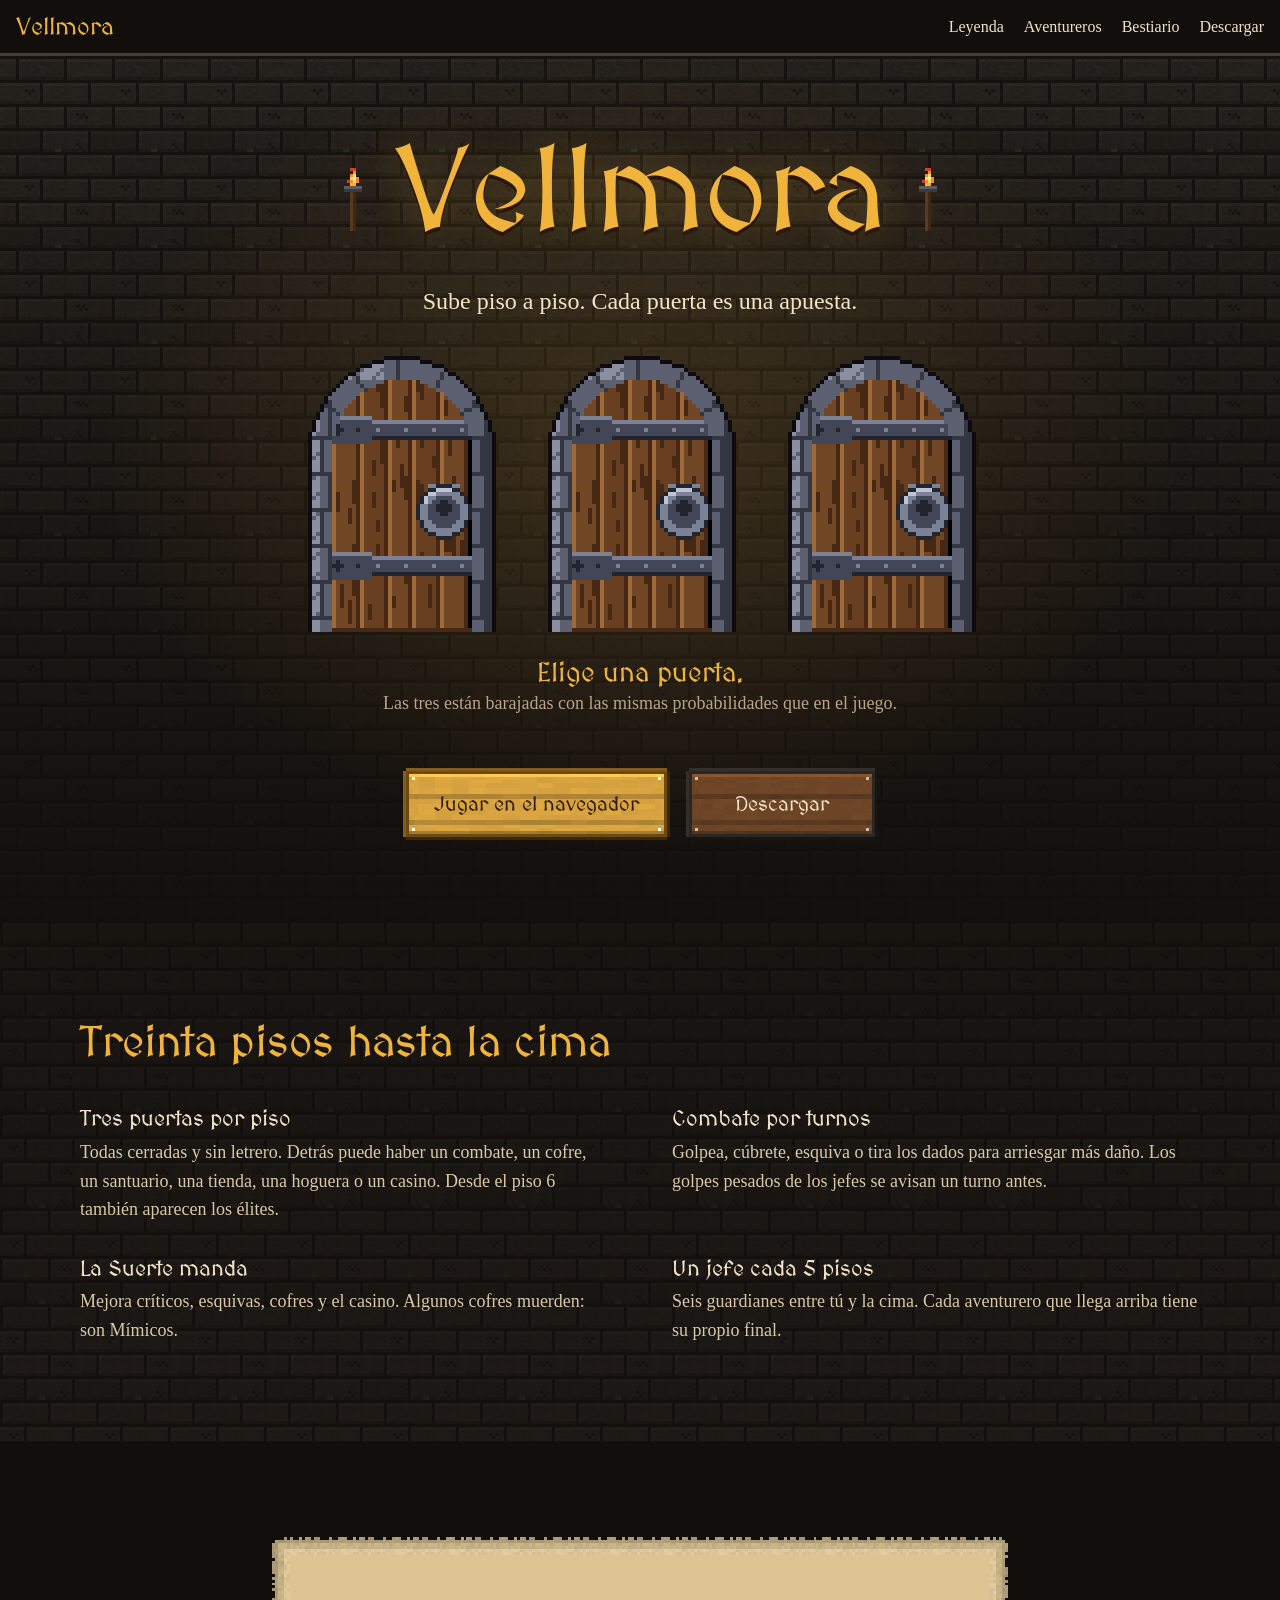
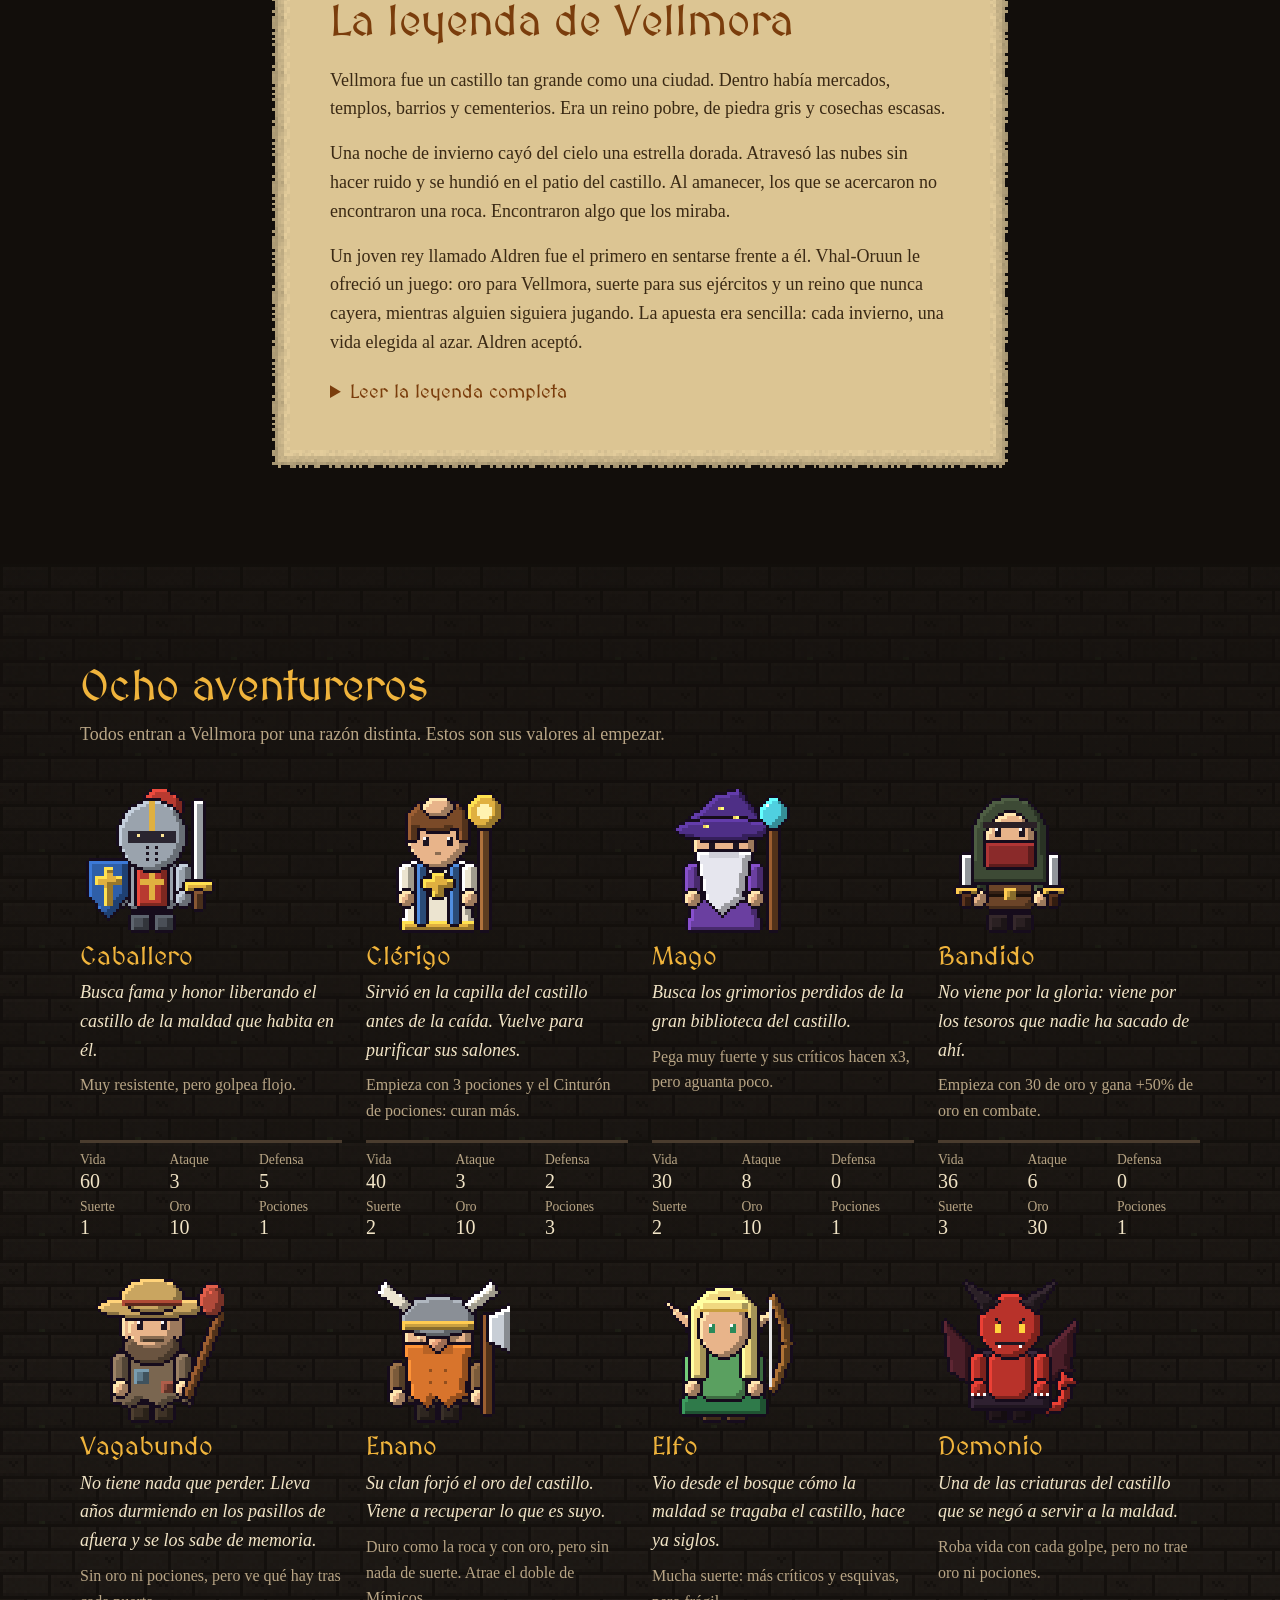
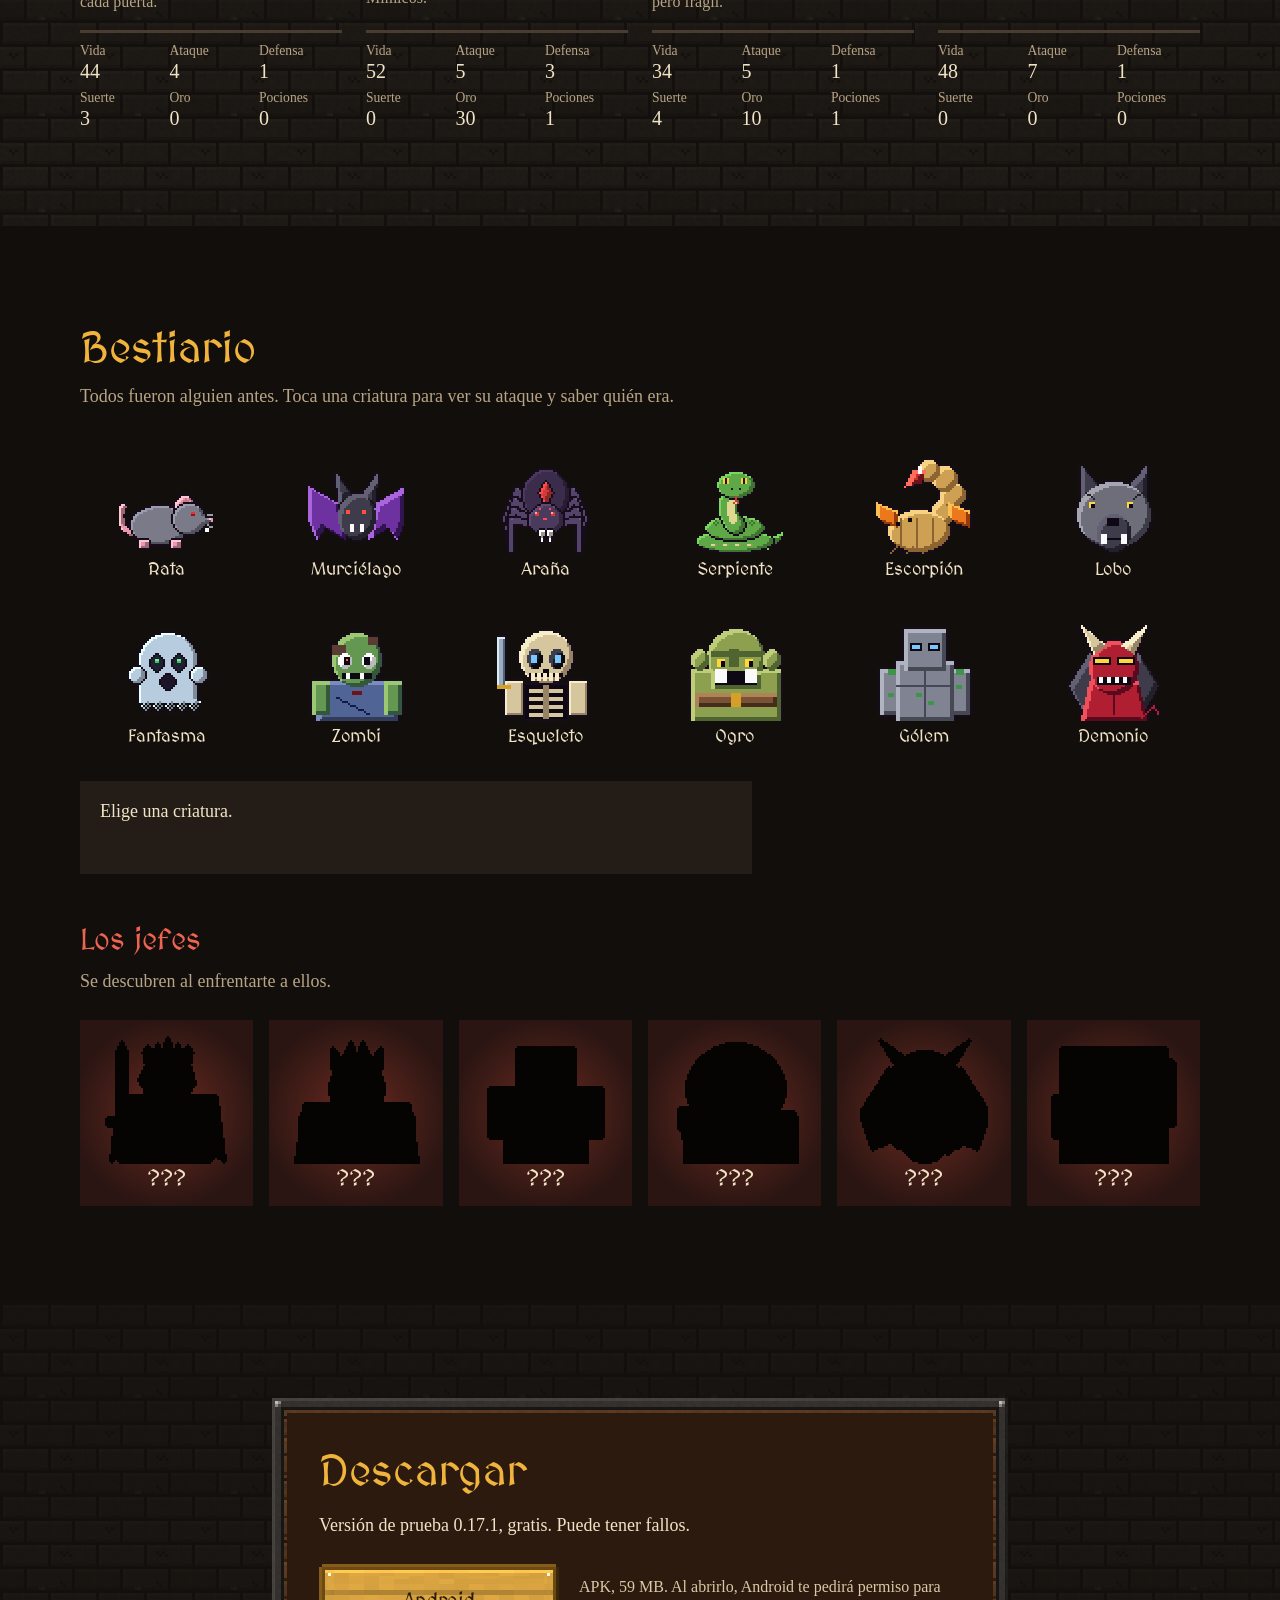
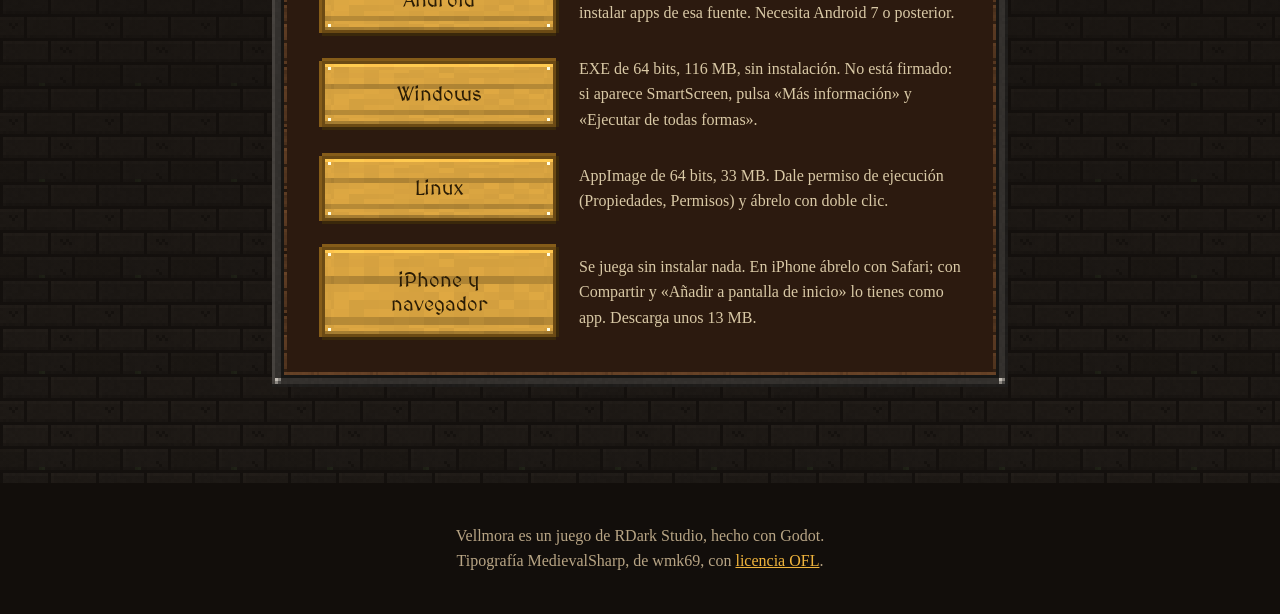
<file: index.html>
<!doctype html>
<html lang="es">
<head>
<meta charset="utf-8">
<meta name="viewport" content="width=device-width, initial-scale=1">
<title>Vellmora, el castillo que se baraja</title>
<meta name="description" content="Vellmora es un roguelike de torre en pixel art. Ocho aventureros, 30 pisos y tres puertas por piso: cada una es una apuesta.">
<meta property="og:type" content="website">
<meta property="og:title" content="Vellmora">
<meta property="og:description" content="Sube piso a piso. Cada puerta es una apuesta.">
<meta property="og:url" content="https://rdarkstudio.github.io/">
<meta property="og:image" content="https://rdarkstudio.github.io/img/compartir.png">
<meta name="twitter:card" content="summary_large_image">
<meta name="theme-color" content="#120e0b">
<link rel="icon" type="image/png" href="favicon.png">
<link rel="stylesheet" href="estilo.css">
</head>
<body>
<a class="saltar" href="#contenido">Ir al contenido</a>
<header class="barra">
  <a class="marca" href="#inicio">Vellmora</a>
  <nav aria-label="Secciones"><a href="#leyenda">Leyenda</a><a href="#aventureros">Aventureros</a><a href="#bestiario">Bestiario</a><a href="#descargar">Descargar</a></nav>
</header>
<main id="contenido">
  <section class="portada" id="inicio">
    <div class="titulo"><span class="antorcha" aria-hidden="true"></span><h1>Vellmora</h1><span class="antorcha" aria-hidden="true"></span></div>
    <p class="lema">Sube piso a piso. Cada puerta es una apuesta.</p>
    <div class="puertas" role="group" aria-label="Elige una puerta">
      <button type="button" class="puerta" aria-label="Primera puerta"></button>
      <button type="button" class="puerta" aria-label="Segunda puerta"></button>
      <button type="button" class="puerta" aria-label="Tercera puerta"></button>
    </div>
    <div class="resultado" aria-live="polite"><p id="que">Elige una puerta.</p><p id="pista">Las tres están barajadas con las mismas probabilidades que en el juego.</p></div>
    <div class="acciones"><button type="button" class="tabla" id="otra" hidden>Barajar otra vez</button><a class="tabla oro" href="jugar/">Jugar en el navegador</a><a class="tabla" href="#descargar">Descargar</a></div>
  </section>

  <section class="muro" id="juego">
    <div class="ancho">
      <h2>Treinta pisos hasta la cima</h2>
      <div class="reglas">
        <div><h3>Tres puertas por piso</h3><p>Todas cerradas y sin letrero. Detrás puede haber un combate, un cofre, un santuario, una tienda, una hoguera o un casino. Desde el piso 6 también aparecen los élites.</p></div>
        <div><h3>Combate por turnos</h3><p>Golpea, cúbrete, esquiva o tira los dados para arriesgar más daño. Los golpes pesados de los jefes se avisan un turno antes.</p></div>
        <div><h3>La Suerte manda</h3><p>Mejora críticos, esquivas, cofres y el casino. Algunos cofres muerden: son Mímicos.</p></div>
        <div><h3>Un jefe cada 5 pisos</h3><p>Seis guardianes entre tú y la cima. Cada aventurero que llega arriba tiene su propio final.</p></div>
      </div>
    </div>
  </section>

  <section id="leyenda">
    <div class="ancho"><article class="pergamino">
      <h2>La leyenda de Vellmora</h2>
      <p>Vellmora fue un castillo tan grande como una ciudad. Dentro había mercados, templos, barrios y cementerios. Era un reino pobre, de piedra gris y cosechas escasas.</p>
      <p>Una noche de invierno cayó del cielo una estrella dorada. Atravesó las nubes sin hacer ruido y se hundió en el patio del castillo. Al amanecer, los que se acercaron no encontraron una roca. Encontraron algo que los miraba.</p>
      <p>Un joven rey llamado Aldren fue el primero en sentarse frente a él. Vhal-Oruun le ofreció un juego: oro para Vellmora, suerte para sus ejércitos y un reino que nunca cayera, mientras alguien siguiera jugando. La apuesta era sencilla: cada invierno, una vida elegida al azar. Aldren aceptó.</p>
      <details><summary>Leer la leyenda completa</summary><div><p>Vellmora fue un castillo tan grande como una ciudad. Dentro había mercados, templos, barrios y cementerios. Era un reino pobre, de piedra gris y cosechas escasas.</p><p>Una noche de invierno cayó del cielo una estrella dorada. Atravesó las nubes sin hacer ruido y se hundió en el patio del castillo. Al amanecer, los que se acercaron no encontraron una roca. Encontraron algo que los miraba.</p><p>Nadie supo nombrarlo. Los sacerdotes lo llamaron Vhal-Oruun. No tenía una forma fija: unos veían una montaña de monedas que respiraba, otros una mano con demasiados dedos sosteniendo dados, y los que lo miraban mucho tiempo dejaban de hablar.</p><p>Venía de un lugar más allá de las estrellas donde todo se decide al azar, y traía consigo un hambre: el hambre de que alguien apueste.</p><p>Un joven rey llamado Aldren fue el primero en sentarse frente a él. Vhal-Oruun le ofreció un juego: oro para Vellmora, suerte para sus ejércitos y un reino que nunca cayera, mientras alguien siguiera jugando. La apuesta era sencilla: cada invierno, una vida elegida al azar. Aldren aceptó.</p><p>El oro brotó de la tierra. No era oro normal: brotaba por voluntad de Vhal-Oruun, y junto con él el dios dejó fragmentos de su estrella. Por eso la gente creyó que la forma correcta de alabar a este dios era jugando y apostando, ya que él mismo les daba las herramientas.</p><p>Para que los dados, las monedas y las fichas fueran dignos de los templos, mandaron traer a los mejores talladores y a un antiguo clan de enanos, atraídos por las grandes riquezas de aquel castillo. Con los fragmentos de la estrella forjaron los dados, que nunca fallaban, y con el oro del dios hicieron las monedas y las fichas.</p><p>Pero cuando el trabajo terminó, los humanos traicionaron al clan: nunca les pagaron y los echaron de Vellmora.</p><p>Cuando Vhal-Oruun cumplió su parte y dio las riquezas al pueblo de Vellmora, cobró la suya: cada invierno se llevaría la vida de una persona al azar, como era su estilo.</p><p>Cuando el pueblo descubrió el precio de su fortuna, rodeó el palacio con antorchas. Aldren no quiso perderlo todo e hizo su última apuesta: las vidas de todos sus súbditos contra la eternidad de su reino.</p><p>Vhal-Oruun aceptó, y cobró. Nadie dentro volvió a ser humano. El dios convirtió a cada habitante en una ficha de su juego, moldeada por lo que más deseaba o temía.</p><p>Los guardias que juraron no abandonar sus puestos son huesos que siguen de pie. Los jugadores del gran salón se fundieron con sus máquinas. Las bestias de los establos y las alcantarillas comieron oro y crecieron con él. Aldren, que no soltó su espada ni su corona, se pudre en el trono sin poder morir.</p><p>El castillo entero se volvió la mesa de juego del dios. Creció hacia arriba, piso sobre piso, y sus salas cambian de lugar cada vez que Vhal-Oruun reparte, como cartas barajadas. En lo más alto, sentado donde antes estuvo el patio de la estrella, Vhal-Oruun sigue esperando a su próximo jugador.</p><p>Los aventureros llegan por muchas razones: fama, fe, conocimiento, tesoros o una deuda antigua. Oyen el tintineo del oro detrás de cada puerta y una voz que les pregunta cuánto están dispuestos a apostar.</p><p>Muchos entran y jamás salen. Quien pierde su última apuesta se vuelve otra ficha en la mesa, y así crece la leyenda.</p></div></details>
    </article></div>
  </section>

  <section class="muro" id="aventureros">
    <div class="ancho">
      <h2>Ocho aventureros</h2>
      <p class="entrada">Todos entran a Vellmora por una razón distinta. Estos son sus valores al empezar.</p>
      <ul class="heroes">
        <li class="heroe">
          <img class="px" src="img/heroe_caballero.png" width="144" height="144" alt="">
          <h3>Caballero</h3>
          <p class="cita">Busca fama y honor liberando el castillo de la maldad que habita en él.</p>
          <p class="ventaja">Muy resistente, pero golpea flojo.</p>
          <dl><div><dt>Vida</dt><dd>60</dd></div><div><dt>Ataque</dt><dd>3</dd></div><div><dt>Defensa</dt><dd>5</dd></div><div><dt>Suerte</dt><dd>1</dd></div><div><dt>Oro</dt><dd>10</dd></div><div><dt>Pociones</dt><dd>1</dd></div></dl>
        </li>
        <li class="heroe">
          <img class="px" src="img/heroe_clerigo.png" width="144" height="144" alt="">
          <h3>Clérigo</h3>
          <p class="cita">Sirvió en la capilla del castillo antes de la caída. Vuelve para purificar sus salones.</p>
          <p class="ventaja">Empieza con 3 pociones y el Cinturón de pociones: curan más.</p>
          <dl><div><dt>Vida</dt><dd>40</dd></div><div><dt>Ataque</dt><dd>3</dd></div><div><dt>Defensa</dt><dd>2</dd></div><div><dt>Suerte</dt><dd>2</dd></div><div><dt>Oro</dt><dd>10</dd></div><div><dt>Pociones</dt><dd>3</dd></div></dl>
        </li>
        <li class="heroe">
          <img class="px" src="img/heroe_mago.png" width="144" height="144" alt="">
          <h3>Mago</h3>
          <p class="cita">Busca los grimorios perdidos de la gran biblioteca del castillo.</p>
          <p class="ventaja">Pega muy fuerte y sus críticos hacen x3, pero aguanta poco.</p>
          <dl><div><dt>Vida</dt><dd>30</dd></div><div><dt>Ataque</dt><dd>8</dd></div><div><dt>Defensa</dt><dd>0</dd></div><div><dt>Suerte</dt><dd>2</dd></div><div><dt>Oro</dt><dd>10</dd></div><div><dt>Pociones</dt><dd>1</dd></div></dl>
        </li>
        <li class="heroe">
          <img class="px" src="img/heroe_bandido.png" width="144" height="144" alt="">
          <h3>Bandido</h3>
          <p class="cita">No viene por la gloria: viene por los tesoros que nadie ha sacado de ahí.</p>
          <p class="ventaja">Empieza con 30 de oro y gana +50% de oro en combate.</p>
          <dl><div><dt>Vida</dt><dd>36</dd></div><div><dt>Ataque</dt><dd>6</dd></div><div><dt>Defensa</dt><dd>0</dd></div><div><dt>Suerte</dt><dd>3</dd></div><div><dt>Oro</dt><dd>30</dd></div><div><dt>Pociones</dt><dd>1</dd></div></dl>
        </li>
        <li class="heroe">
          <img class="px" src="img/heroe_vagabundo.png" width="144" height="144" alt="">
          <h3>Vagabundo</h3>
          <p class="cita">No tiene nada que perder. Lleva años durmiendo en los pasillos de afuera y se los sabe de memoria.</p>
          <p class="ventaja">Sin oro ni pociones, pero ve qué hay tras cada puerta.</p>
          <dl><div><dt>Vida</dt><dd>44</dd></div><div><dt>Ataque</dt><dd>4</dd></div><div><dt>Defensa</dt><dd>1</dd></div><div><dt>Suerte</dt><dd>3</dd></div><div><dt>Oro</dt><dd>0</dd></div><div><dt>Pociones</dt><dd>0</dd></div></dl>
        </li>
        <li class="heroe">
          <img class="px" src="img/heroe_enano.png" width="144" height="144" alt="">
          <h3>Enano</h3>
          <p class="cita">Su clan forjó el oro del castillo. Viene a recuperar lo que es suyo.</p>
          <p class="ventaja">Duro como la roca y con oro, pero sin nada de suerte. Atrae el doble de Mímicos.</p>
          <dl><div><dt>Vida</dt><dd>52</dd></div><div><dt>Ataque</dt><dd>5</dd></div><div><dt>Defensa</dt><dd>3</dd></div><div><dt>Suerte</dt><dd>0</dd></div><div><dt>Oro</dt><dd>30</dd></div><div><dt>Pociones</dt><dd>1</dd></div></dl>
        </li>
        <li class="heroe">
          <img class="px" src="img/heroe_elfo.png" width="144" height="144" alt="">
          <h3>Elfo</h3>
          <p class="cita">Vio desde el bosque cómo la maldad se tragaba el castillo, hace ya siglos.</p>
          <p class="ventaja">Mucha suerte: más críticos y esquivas, pero frágil.</p>
          <dl><div><dt>Vida</dt><dd>34</dd></div><div><dt>Ataque</dt><dd>5</dd></div><div><dt>Defensa</dt><dd>1</dd></div><div><dt>Suerte</dt><dd>4</dd></div><div><dt>Oro</dt><dd>10</dd></div><div><dt>Pociones</dt><dd>1</dd></div></dl>
        </li>
        <li class="heroe">
          <img class="px" src="img/heroe_demonio.png" width="144" height="144" alt="">
          <h3>Demonio</h3>
          <p class="cita">Una de las criaturas del castillo que se negó a servir a la maldad.</p>
          <p class="ventaja">Roba vida con cada golpe, pero no trae oro ni pociones.</p>
          <dl><div><dt>Vida</dt><dd>48</dd></div><div><dt>Ataque</dt><dd>7</dd></div><div><dt>Defensa</dt><dd>1</dd></div><div><dt>Suerte</dt><dd>0</dd></div><div><dt>Oro</dt><dd>0</dd></div><div><dt>Pociones</dt><dd>0</dd></div></dl>
        </li>
      </ul>
    </div>
  </section>

  <section id="bestiario">
    <div class="ancho">
      <h2>Bestiario</h2>
      <p class="entrada">Todos fueron alguien antes. Toca una criatura para ver su ataque y saber quién era.</p>
      <ul class="bestias">
        <li><button type="button" class="bestia" data-s="rata" data-n="Rata" data-t="Las bestias de los sótanos, establos y alcantarillas, que comieron el oro del dios y crecieron deformes." aria-pressed="false"><img class="px" src="img/rata_0.png" width="96" height="96" alt=""><span>Rata</span></button></li>
        <li><button type="button" class="bestia" data-s="murcielago" data-n="Murciélago" data-t="Las bestias de los sótanos, establos y alcantarillas, que comieron el oro del dios y crecieron deformes." aria-pressed="false"><img class="px" src="img/murcielago_0.png" width="96" height="96" alt=""><span>Murciélago</span></button></li>
        <li><button type="button" class="bestia" data-s="arana" data-n="Araña" data-t="Las bestias de los sótanos, establos y alcantarillas, que comieron el oro del dios y crecieron deformes." aria-pressed="false"><img class="px" src="img/arana_0.png" width="96" height="96" alt=""><span>Araña</span></button></li>
        <li><button type="button" class="bestia" data-s="serpiente" data-n="Serpiente" data-t="Las bestias de los sótanos, establos y alcantarillas, que comieron el oro del dios y crecieron deformes." aria-pressed="false"><img class="px" src="img/serpiente_0.png" width="96" height="96" alt=""><span>Serpiente</span></button></li>
        <li><button type="button" class="bestia" data-s="escorpion" data-n="Escorpión" data-t="Las bestias de los sótanos, establos y alcantarillas, que comieron el oro del dios y crecieron deformes." aria-pressed="false"><img class="px" src="img/escorpion_0.png" width="96" height="96" alt=""><span>Escorpión</span></button></li>
        <li><button type="button" class="bestia" data-s="lobo" data-n="Lobo" data-t="Las bestias de los sótanos, establos y alcantarillas, que comieron el oro del dios y crecieron deformes." aria-pressed="false"><img class="px" src="img/lobo_0.png" width="96" height="96" alt=""><span>Lobo</span></button></li>
        <li><button type="button" class="bestia" data-s="fantasma" data-n="Fantasma" data-t="Los desaparecidos de cada invierno, las vidas que pagaron el pacto." aria-pressed="false"><img class="px" src="img/fantasma_0.png" width="96" height="96" alt=""><span>Fantasma</span></button></li>
        <li><button type="button" class="bestia" data-s="zombi" data-n="Zombi" data-t="Los súbditos comunes, condenados como su rey a no morir." aria-pressed="false"><img class="px" src="img/zombi_0.png" width="96" height="96" alt=""><span>Zombi</span></button></li>
        <li><button type="button" class="bestia" data-s="esqueleto" data-n="Esqueleto" data-t="Los soldados de la guardia, aún en sus puestos." aria-pressed="false"><img class="px" src="img/esqueleto_0.png" width="96" height="96" alt=""><span>Esqueleto</span></button></li>
        <li><button type="button" class="bestia" data-s="ogro" data-n="Ogro" data-t="Los verdugos y carceleros del palacio." aria-pressed="false"><img class="px" src="img/ogro_0.png" width="96" height="96" alt=""><span>Ogro</span></button></li>
        <li><button type="button" class="bestia" data-s="golem" data-n="Gólem" data-t="Los muros del castillo, que el dios movió como piezas." aria-pressed="false"><img class="px" src="img/golem_0.png" width="96" height="96" alt=""><span>Gólem</span></button></li>
        <li><button type="button" class="bestia" data-s="demonio" data-n="Demonio" data-t="Los sacerdotes que adoraron a Vhal-Oruun y le ofrecieron más vidas a cambio de más oro." aria-pressed="false"><img class="px" src="img/demonio_0.png" width="96" height="96" alt=""><span>Demonio</span></button></li>
      </ul>
      <p class="ficha" id="ficha" aria-live="polite">Elige una criatura.</p>
      <h3 class="sub">Los jefes</h3>
      <p class="entrada">Se descubren al enfrentarte a ellos.</p>
      <ul class="jefes"><li><img class="px" src="img/jefe_1.png" width="128" height="128" alt="Silueta de un jefe"><span>???</span></li><li><img class="px" src="img/jefe_2.png" width="128" height="128" alt="Silueta de un jefe"><span>???</span></li><li><img class="px" src="img/jefe_3.png" width="128" height="128" alt="Silueta de un jefe"><span>???</span></li><li><img class="px" src="img/jefe_4.png" width="128" height="128" alt="Silueta de un jefe"><span>???</span></li><li><img class="px" src="img/jefe_5.png" width="128" height="128" alt="Silueta de un jefe"><span>???</span></li><li><img class="px" src="img/jefe_6.png" width="128" height="128" alt="Silueta de un jefe"><span>???</span></li></ul>
    </div>
  </section>

  <section class="muro" id="descargar">
    <div class="ancho"><div class="tablero">
      <h2>Descargar</h2>
      <p>Versión de prueba 0.17.1, gratis. Puede tener fallos.</p>
      <ul class="descargas">
        <li><a class="tabla oro" href="https://github.com/RDarkStudio/rdarkstudio.github.io/releases/download/v0.17.1/Vellmora.apk">Android</a><p>APK, 59 MB. Al abrirlo, Android te pedirá permiso para instalar apps de esa fuente. Necesita Android 7 o posterior.</p></li>
        <li><a class="tabla oro" href="https://github.com/RDarkStudio/rdarkstudio.github.io/releases/download/v0.17.1/Vellmora.exe">Windows</a><p>EXE de 64 bits, 116 MB, sin instalación. No está firmado: si aparece SmartScreen, pulsa «Más información» y «Ejecutar de todas formas».</p></li>
        <li><a class="tabla oro" href="https://github.com/RDarkStudio/rdarkstudio.github.io/releases/download/v0.17.1/Vellmora.AppImage">Linux</a><p>AppImage de 64 bits, 33 MB. Dale permiso de ejecución (Propiedades, Permisos) y ábrelo con doble clic.</p></li>
        <li><a class="tabla oro" href="jugar/">iPhone y navegador</a><p>Se juega sin instalar nada. En iPhone ábrelo con Safari; con Compartir y «Añadir a pantalla de inicio» lo tienes como app. Descarga unos 13 MB.</p></li>
      </ul>
    </div></div>
  </section>
</main>
<footer><p>Vellmora es un juego de RDark Studio, hecho con Godot.</p><p>Tipografía MedievalSharp, de wmk69, con <a href="fuentes/MedievalSharp-OFL.txt">licencia OFL</a>.</p></footer>
<script src="guion.js"></script>
</body>
</html>
</file>
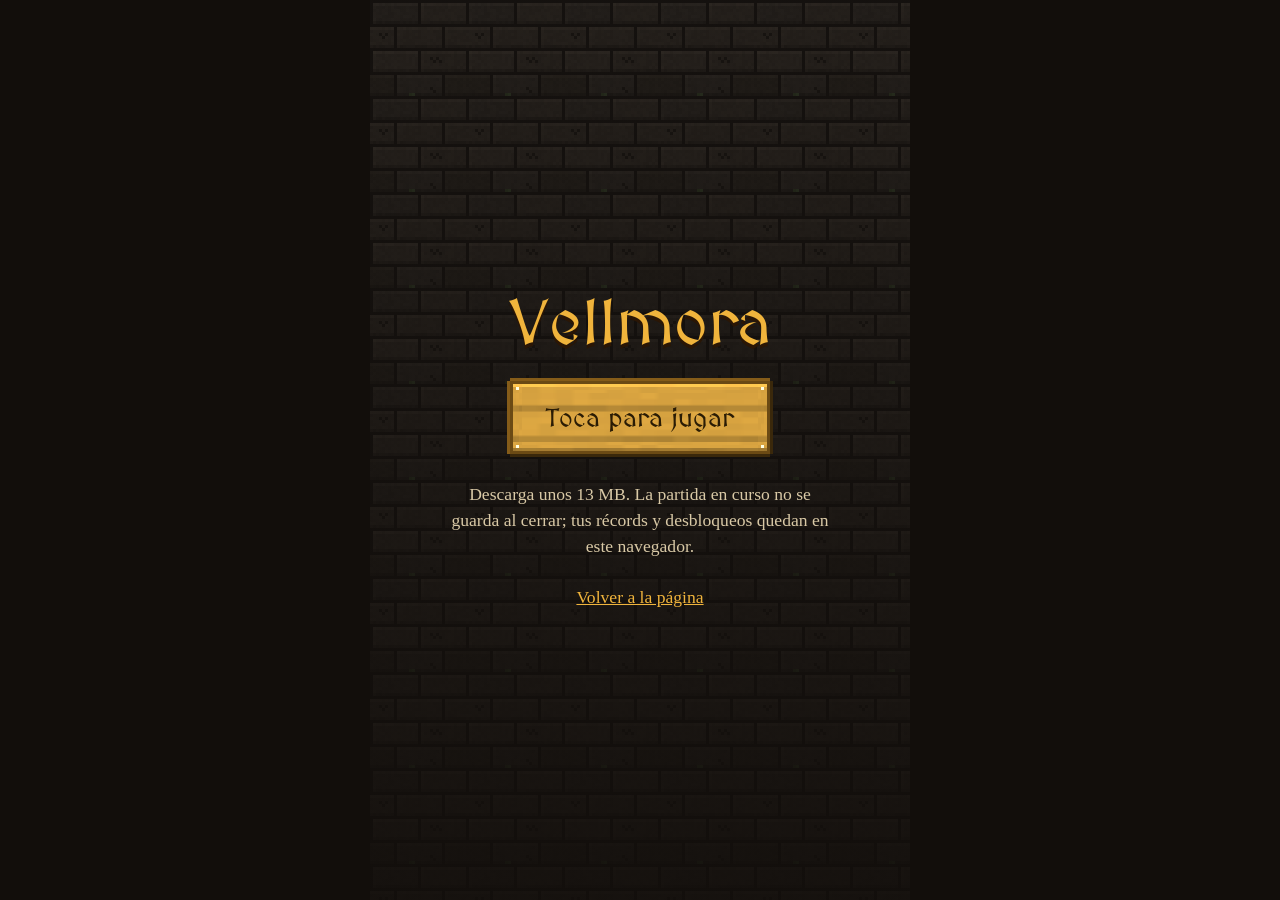
<file: jugar/index.html>
<!DOCTYPE html>
<html lang="es">
	<head>
		<meta charset="utf-8">
		<meta name="viewport" content="width=device-width, user-scalable=no, initial-scale=1.0, viewport-fit=cover">
		<title>Vellmora</title>
		<style>
html, body, #canvas {
	margin: 0;
	padding: 0;
	border: 0;
}

body {
	color: white;
	background-color: black;
	overflow: hidden;
	touch-action: none;
}

#canvas {
	display: block;
}

#canvas:focus {
	outline: none;
}

#status, #status-splash, #status-progress {
	position: absolute;
	left: 0;
	right: 0;
}

#status, #status-splash {
	top: 0;
	bottom: 0;
}

#status {
	background-color: #120e0b;
	display: flex;
	flex-direction: column;
	justify-content: center;
	align-items: center;
	visibility: hidden;
}

#status-splash {
	max-height: 100%;
	max-width: 100%;
	margin: auto;
}

#status-splash.show-image--false {
	display: none;
}

#status-splash.fullsize--true {
	height: 100%;
	width: 100%;
	object-fit: contain;
}

#status-splash.use-filter--false {
	image-rendering: pixelated;
}

#status-progress, #status-notice {
	display: none;
}

#status-progress {
	bottom: 10%;
	width: 50%;
	margin: 0 auto;
}

#status-notice {
	background-color: #5b3943;
	border-radius: 0.5rem;
	border: 1px solid #9b3943;
	color: #e0e0e0;
	font-family: 'Noto Sans', 'Droid Sans', Arial, sans-serif;
	line-height: 1.3;
	margin: 0 2rem;
	overflow: hidden;
	padding: 1rem;
	text-align: center;
	z-index: 1;
}
@font-face { font-family: MedievalSharp; src: url(../fuentes/MedievalSharp.ttf); font-display: swap; }
#empezar { position: fixed; inset: 0; z-index: 2; display: flex; flex-direction: column; align-items: center; justify-content: center; gap: 1.5rem; padding: 1rem; text-align: center; color: #f1e4c6; background: linear-gradient(#120e0b66, #120e0bdd), url(../img/muro.png) 0 0 / 96px; font: 1.1rem/1.5 "Palatino Linotype", Palatino, Georgia, serif; }
#empezar[hidden] { display: none; }
#empezar h1 { margin: 0; color: #f0b43c; font: 4rem/1 MedievalSharp, serif; text-shadow: 0 4px 0 #2a1605; }
#empezar p { margin: 0; max-width: 24rem; color: #d9c9a6; }
#empezar button { padding: .55rem 1.5rem; border: 15px solid; border-image: url(../img/boton_oro.png) 15 fill / 15px; background: none; color: #2a1c05; font: 1.6rem MedievalSharp, serif; cursor: pointer; touch-action: manipulation; }
#empezar a { color: #f0b43c; touch-action: manipulation; }
		</style>
		<link id="-gd-engine-icon" rel="icon" type="image/png" href="index.icon.png" />
<link rel="apple-touch-icon" href="index.apple-touch-icon.png"/>
<meta name="apple-mobile-web-app-capable" content="yes"><meta name="apple-mobile-web-app-title" content="Vellmora"><meta name="description" content="Juega a Vellmora en el navegador.">
	</head>
	<body>
		<canvas id="canvas">
			Tu navegador no puede mostrar el juego.
		</canvas>

		<noscript>
			Activa JavaScript para jugar.
		</noscript>

		<div id="empezar">
			<h1>Vellmora</h1>
			<button type="button" id="jugar">Toca para jugar</button>
			<p>Descarga unos 13 MB. La partida en curso no se guarda al cerrar; tus récords y desbloqueos quedan en este navegador.</p>
			<a href="../" target="_top">Volver a la página</a>
		</div>

		<div id="status">
			<img id="status-splash" class="show-image--true fullsize--true use-filter--true" src="index.png" alt="">
			<progress id="status-progress"></progress>
			<div id="status-notice"></div>
		</div>

		<script src="index.js"></script>
		<script>
const GODOT_CONFIG = {"args":[],"canvasResizePolicy":2,"emscriptenPoolSize":8,"ensureCrossOriginIsolationHeaders":true,"executable":"index","experimentalVK":false,"fileSizes":{"index.pck":6691756,"index.wasm":39514754},"focusCanvas":true,"gdextensionLibs":[],"godotPoolSize":4};
const GODOT_THREADS_ENABLED = false;
const engine = new Engine(GODOT_CONFIG);

(function () {
	// Pantalla ancha: el juego es vertical, se muestra centrado en un marco.
	if (window.self === window.top && window.innerWidth > window.innerHeight * 0.8) {
		const marco = document.createElement('iframe');
		marco.src = 'index.html';
		marco.title = 'Vellmora';
		marco.allow = 'autoplay; fullscreen';
		marco.style.cssText = 'display:block;border:0;height:100dvh;width:min(100vw,60dvh);margin:0 auto';
		document.body.style.backgroundColor = '#120e0b';
		document.body.replaceChildren(marco);
		marco.focus();
		return;
	}
	const statusOverlay = document.getElementById('status');
	const statusProgress = document.getElementById('status-progress');
	const statusNotice = document.getElementById('status-notice');

	let initializing = true;
	let statusMode = '';

	function setStatusMode(mode) {
		if (statusMode === mode || !initializing) {
			return;
		}
		if (mode === 'hidden') {
			statusOverlay.remove();
			initializing = false;
			return;
		}
		statusOverlay.style.visibility = 'visible';
		statusProgress.style.display = mode === 'progress' ? 'block' : 'none';
		statusNotice.style.display = mode === 'notice' ? 'block' : 'none';
		statusMode = mode;
	}

	function setStatusNotice(text) {
		while (statusNotice.lastChild) {
			statusNotice.removeChild(statusNotice.lastChild);
		}
		const lines = text.split('\n');
		lines.forEach((line) => {
			statusNotice.appendChild(document.createTextNode(line));
			statusNotice.appendChild(document.createElement('br'));
		});
	}

	function displayFailureNotice(err) {
		console.error(err);
		if (err instanceof Error) {
			setStatusNotice(err.message);
		} else if (typeof err === 'string') {
			setStatusNotice(err);
		} else {
			setStatusNotice('Ocurrió un error al cargar. Recarga la página.');
		}
		setStatusMode('notice');
		initializing = false;
	}

	const missing = Engine.getMissingFeatures({
		threads: GODOT_THREADS_ENABLED,
	});

	if (missing.length !== 0) {
		document.getElementById('empezar').remove();
		if (GODOT_CONFIG['serviceWorker'] && GODOT_CONFIG['ensureCrossOriginIsolationHeaders'] && 'serviceWorker' in navigator) {
			let serviceWorkerRegistrationPromise;
			try {
				serviceWorkerRegistrationPromise = navigator.serviceWorker.getRegistration();
			} catch (err) {
				serviceWorkerRegistrationPromise = Promise.reject(new Error('Service worker registration failed.'));
			}
			// There's a chance that installing the service worker would fix the issue
			Promise.race([
				serviceWorkerRegistrationPromise.then((registration) => {
					if (registration != null) {
						return Promise.reject(new Error('Service worker already exists.'));
					}
					return registration;
				}).then(() => engine.installServiceWorker()),
				// For some reason, `getRegistration()` can stall
				new Promise((resolve) => {
					setTimeout(() => resolve(), 2000);
				}),
			]).then(() => {
				// Reload if there was no error.
				window.location.reload();
			}).catch((err) => {
				console.error('Error while registering service worker:', err);
			});
		} else {
			// Display the message as usual
			const missingMsg = 'A tu navegador le falta algo que el juego necesita:\n';
			displayFailureNotice(missingMsg + missing.join('\n'));
		}
	} else {
		document.getElementById('jugar').addEventListener('click', function () {
		document.getElementById('empezar').remove();
		setStatusMode('progress');
		engine.startGame({
			'onProgress': function (current, total) {
				if (current > 0 && total > 0) {
					statusProgress.value = current;
					statusProgress.max = total;
				} else {
					statusProgress.removeAttribute('value');
					statusProgress.removeAttribute('max');
				}
			},
		}).then(() => {
			setStatusMode('hidden');
		}, displayFailureNotice);
		}, { once: true });
	}
}());
		</script>
	</body>
</html>
</file>
<file: estilo.css>
/* Muro de castillo oscuro; la pieza central son las tres puertas. Colores y texturas del propio juego. */
@font-face{font-family:"MedievalSharp";src:url(fuentes/MedievalSharp.ttf) format("truetype");font-display:swap}
:root{
  --fondo:#120e0b; --panel:#241d17; --linea:#4a3c2e; --texto:#f1e4c6; --suave:#b8a585; --oro:#f0b43c;
  --tinta:#3a2914; --tinta-oro:#2a1c05; --peligro:#ef6351;
  --titulos:"MedievalSharp","Palatino Linotype",Palatino,serif;
  --cuerpo:"Iowan Old Style","Palatino Linotype",Palatino,"Book Antiqua",Georgia,serif;
  color-scheme:dark;
}
*{box-sizing:border-box}
html{scroll-behavior:smooth;scroll-padding-top:4.5rem}
body{margin:0;background:var(--fondo);color:var(--texto);font:1.125rem/1.6 var(--cuerpo)}
img{max-width:100%}
.px,.puerta,.antorcha{image-rendering:pixelated}
h1,h2,h3{font-family:var(--titulos);font-weight:400;line-height:1.15;margin:0;text-wrap:balance}
h2{font-size:clamp(1.9rem,5vw,2.75rem);color:var(--oro)}
h3{font-size:1.4rem}
p{margin:0}
ul,dl,dd{margin:0;padding:0;list-style:none}
a{color:var(--oro)}
:focus-visible{outline:3px solid var(--oro);outline-offset:3px}
.saltar{position:absolute;left:-999px;background:var(--oro);color:var(--tinta-oro);padding:.5rem 1rem;z-index:9}
.saltar:focus{left:1rem;top:1rem}
.ancho{max-width:70rem;margin:0 auto}
section{padding:clamp(3rem,8vw,6rem) max(1rem,env(safe-area-inset-left))}
.muro{background:linear-gradient(#120e0bcc,#120e0b99),url(img/muro.png) 0 0/96px}

.barra{position:sticky;top:0;z-index:5;display:flex;flex-wrap:wrap;justify-content:space-between;align-items:center;gap:.25rem 1.5rem;padding:.6rem 1rem;background:var(--fondo);border-bottom:3px solid var(--linea)}
.marca{font:1.5rem var(--titulos);text-decoration:none}
.barra nav{display:flex;flex-wrap:wrap;gap:.25rem 1.25rem}
.barra nav a{color:var(--texto);text-decoration:none;padding:.25rem 0;font-size:1rem}
.barra nav a:hover{color:var(--oro)}

.portada{display:flex;flex-direction:column;align-items:center;gap:1.5rem;text-align:center;padding-block:clamp(2rem,5vw,4rem) clamp(3rem,7vw,5rem);
  background:radial-gradient(ellipse at 50% 45%,#f0b43c26,transparent 60%),linear-gradient(#120e0b55,#120e0bee),url(img/muro.png) 50% 0/96px}
.titulo{display:flex;align-items:center;gap:clamp(.25rem,2vw,1.5rem)}
h1{font-size:clamp(3.25rem,13vw,7.5rem);color:var(--oro);text-shadow:0 4px 0 #2a1605,0 0 40px #f0b43c55}
.antorcha{flex:none;width:36px;height:84px;background:url(img/antorcha_0.png) 0 0/100% 100%;animation:llama .5s steps(1) infinite}
@keyframes llama{0%{background-image:url(img/antorcha_0.png)}33%{background-image:url(img/antorcha_1.png)}66%{background-image:url(img/antorcha_2.png)}}
.lema{font-size:clamp(1.15rem,3vw,1.5rem);text-wrap:balance}
.puertas{display:flex;justify-content:center;gap:clamp(.75rem,4vw,3rem);width:100%;max-width:44rem}
.puerta{position:relative;flex:0 1 192px;aspect-ratio:2/3;padding:0;border:0;background:url(img/puerta_cerrada.png) 0 0/100% 100%;cursor:pointer;transition:transform .2s,filter .4s}
.puerta:hover:not(:disabled){transform:translateY(-6px)}
.puerta.abriendo{background-image:url(img/puerta_abriendo.png)}
.puerta.abierta{background-image:url(img/puerta_abierta.png)}
.puerta:disabled{cursor:default}
.puerta.apagada{filter:brightness(.4)}
.puerta img{position:absolute;left:16%;bottom:2%;width:68%;animation:sale .45s ease-out}
@keyframes sale{from{transform:scale(.4);opacity:0}}
.resultado{min-height:5.5rem;max-width:34rem}
#que{font:1.7rem var(--titulos);color:var(--oro)}
#pista{color:var(--suave)}
.acciones{display:flex;flex-wrap:wrap;justify-content:center;gap:1rem}
.tabla{display:inline-block;min-width:12rem;padding:.55rem 1rem;border:15px solid;border-image:url(img/boton.png) 15 fill/15px;background:none;color:var(--texto);font:1.25rem/1.2 var(--titulos);text-align:center;text-decoration:none;cursor:pointer;image-rendering:pixelated}
.tabla:hover{border-image-source:url(img/boton_hover.png)}
.tabla:active{border-image-source:url(img/boton_press.png)}
.tabla.oro{border-image-source:url(img/boton_oro.png);color:var(--tinta-oro)}
.tabla.oro:hover{border-image-source:url(img/boton_oro_hover.png)}
.tabla.oro:active{border-image-source:url(img/boton_oro_press.png)}
[hidden]{display:none!important}

.reglas{display:grid;grid-template-columns:repeat(auto-fit,minmax(min(100%,26rem),1fr));gap:2rem 4rem;margin-top:2.5rem}
.reglas h3{margin-bottom:.35rem}
.reglas p{max-width:34rem;color:#d9c9a6}

.pergamino{max-width:46rem;margin:0 auto;padding:clamp(.75rem,4vw,2.5rem);border:18px solid;border-image:url(img/pergamino.png) 18/18px round;background:#dcc593;background-clip:padding-box;image-rendering:pixelated;color:var(--tinta)}
.pergamino h2{color:#7a3d0c;margin-bottom:1.25rem}
.pergamino p+p,.pergamino details{margin-top:1rem}
summary{cursor:pointer;font:1.2rem var(--titulos);color:#7a3d0c;padding:.4rem 0}
.pergamino :focus-visible{outline-color:#7a3d0c}
details>div{margin-top:.5rem;padding-top:1rem;border-top:2px dashed #a58a5a}

.entrada{color:var(--suave);margin-top:.6rem;max-width:42rem}
.heroes{display:grid;grid-template-columns:repeat(auto-fill,minmax(min(100%,15.5rem),1fr));gap:2.5rem 1.5rem;margin-top:2.5rem}
.heroe{display:flex;flex-direction:column;gap:.5rem}
.heroe h3{color:var(--oro);font-size:1.6rem}
.cita{font-style:italic}
.ventaja{color:var(--suave);font-size:1rem;margin-bottom:auto}
.heroe dl{display:grid;grid-template-columns:repeat(3,1fr);gap:.4rem;margin-top:.5rem;padding-top:.6rem;border-top:3px solid var(--linea)}
.heroe dt{font-size:.85rem;color:var(--suave);line-height:1.2}
.heroe dd{font-size:1.25rem;line-height:1.2;font-variant-numeric:tabular-nums}

.bestias{display:grid;grid-template-columns:repeat(6,1fr);gap:1rem;margin-top:2rem}
.bestia{width:100%;display:flex;flex-direction:column;align-items:center;gap:.25rem;padding:.75rem .25rem;border:3px solid transparent;background:none;color:var(--texto);font:1.15rem var(--titulos);cursor:pointer}
.bestia:hover{background:var(--panel)}
.bestia[aria-pressed=true]{border-color:var(--oro);background:var(--panel)}
.ficha{min-height:5.2em;max-width:42rem;margin-top:1.25rem;padding:1rem 1.25rem;border-left:0;background:var(--panel);color:var(--texto)}
.sub{font-size:1.9rem;color:var(--peligro);margin-top:3rem}
.jefes{display:grid;grid-template-columns:repeat(6,1fr);gap:1rem;margin-top:1.5rem}
.jefes li{display:flex;flex-direction:column;align-items:center;padding:1rem .5rem;background:radial-gradient(circle,#6b2a20,#2a1512 75%);font:1.4rem var(--titulos);color:var(--texto)}

.tablero{max-width:46rem;margin:0 auto;padding:clamp(.75rem,3vw,2rem);border:15px solid;border-image:url(img/tablero.png) 15/15px round;background:#2c1a0f;background-clip:padding-box;image-rendering:pixelated}
.tablero p{margin-top:1rem}
.descargas{display:grid;gap:1.25rem;margin-top:1.5rem}
.descargas li{display:grid;grid-template-columns:15rem 1fr;gap:1.25rem;align-items:center}
.descargas p{margin:0;font-size:1rem;color:#d9c9a6}
@media (max-width:44rem){.descargas li{grid-template-columns:1fr;gap:.4rem}}
footer{padding:2.5rem 1rem;text-align:center;color:var(--suave);font-size:1rem}

@media (max-width:56rem){.bestias{grid-template-columns:repeat(4,1fr)}.jefes{grid-template-columns:repeat(3,1fr)}}
@media (max-width:30rem){.barra nav{gap:.25rem .9rem}.bestias{grid-template-columns:repeat(3,1fr);gap:.5rem}.jefes{grid-template-columns:repeat(2,1fr)}.antorcha{width:24px;height:56px}}
@media (prefers-reduced-motion:reduce){html{scroll-behavior:auto}*{animation:none!important;transition:none!important}}
</file>
